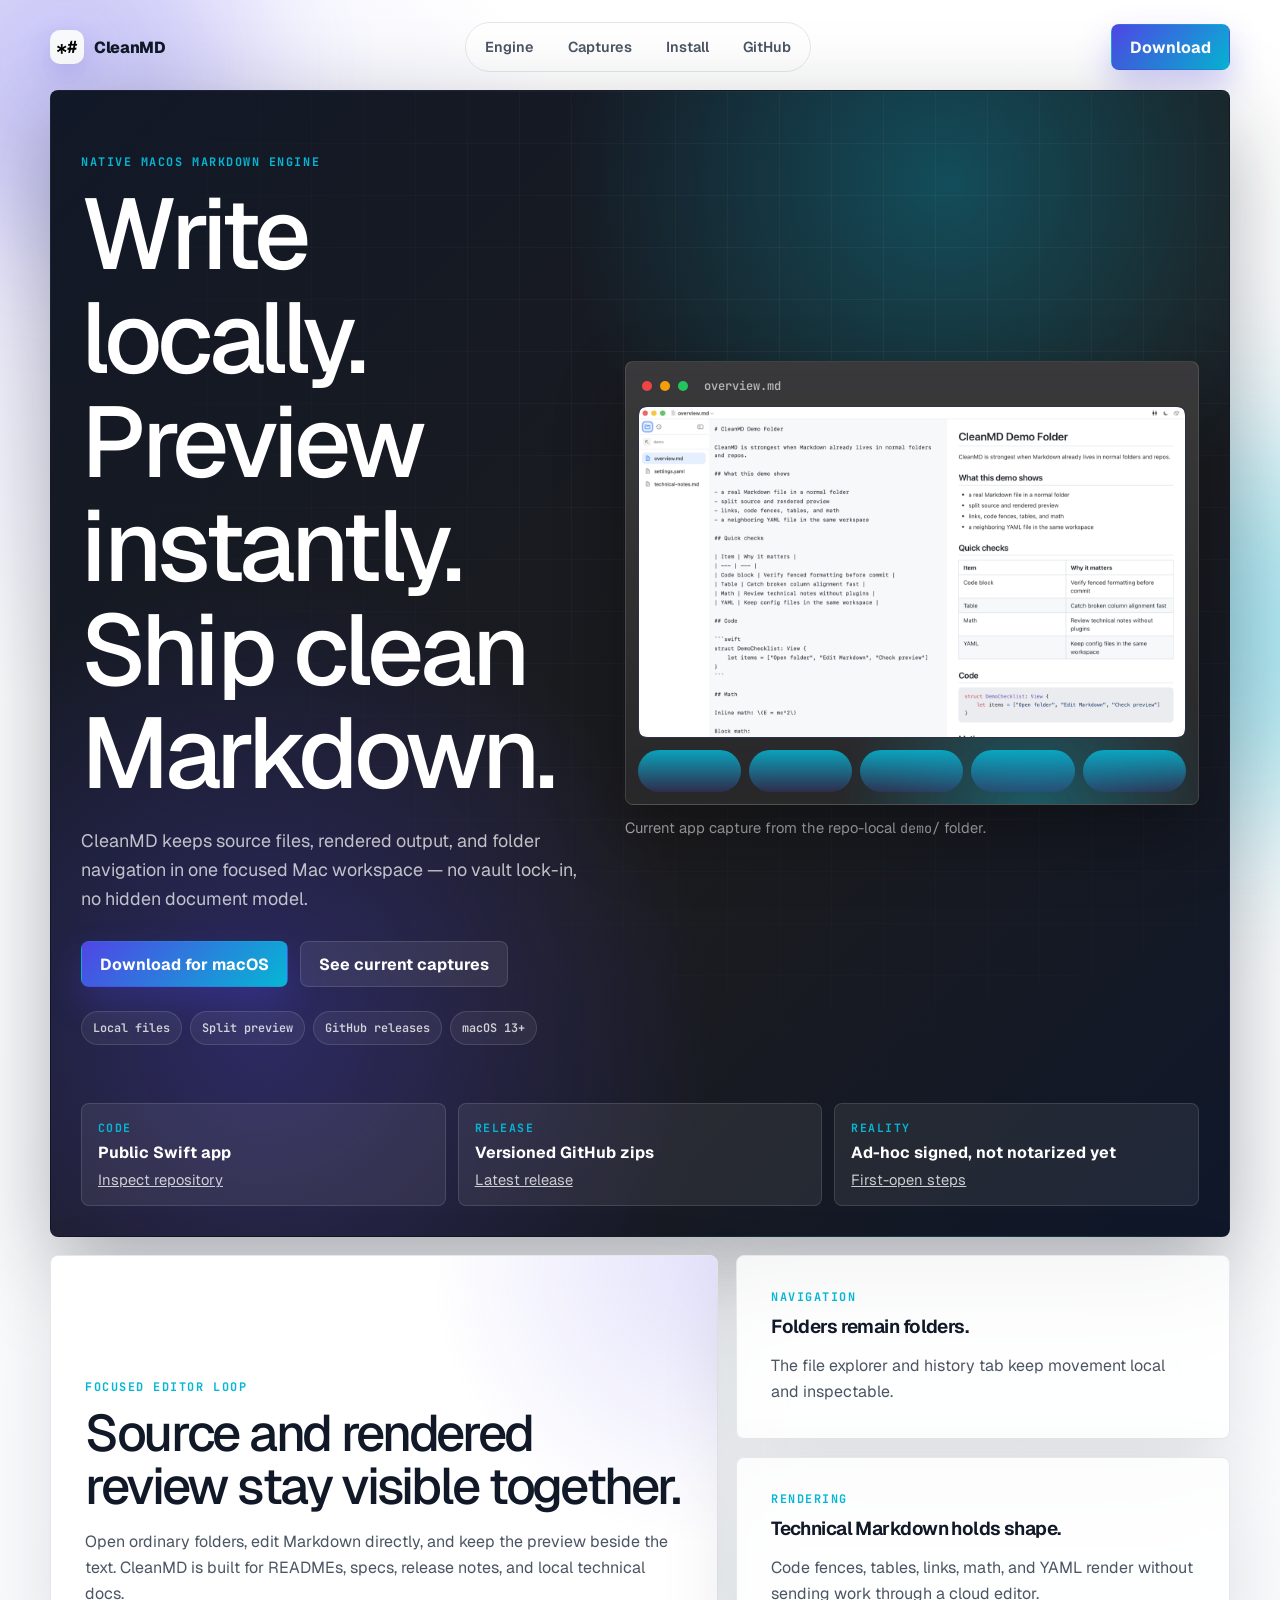
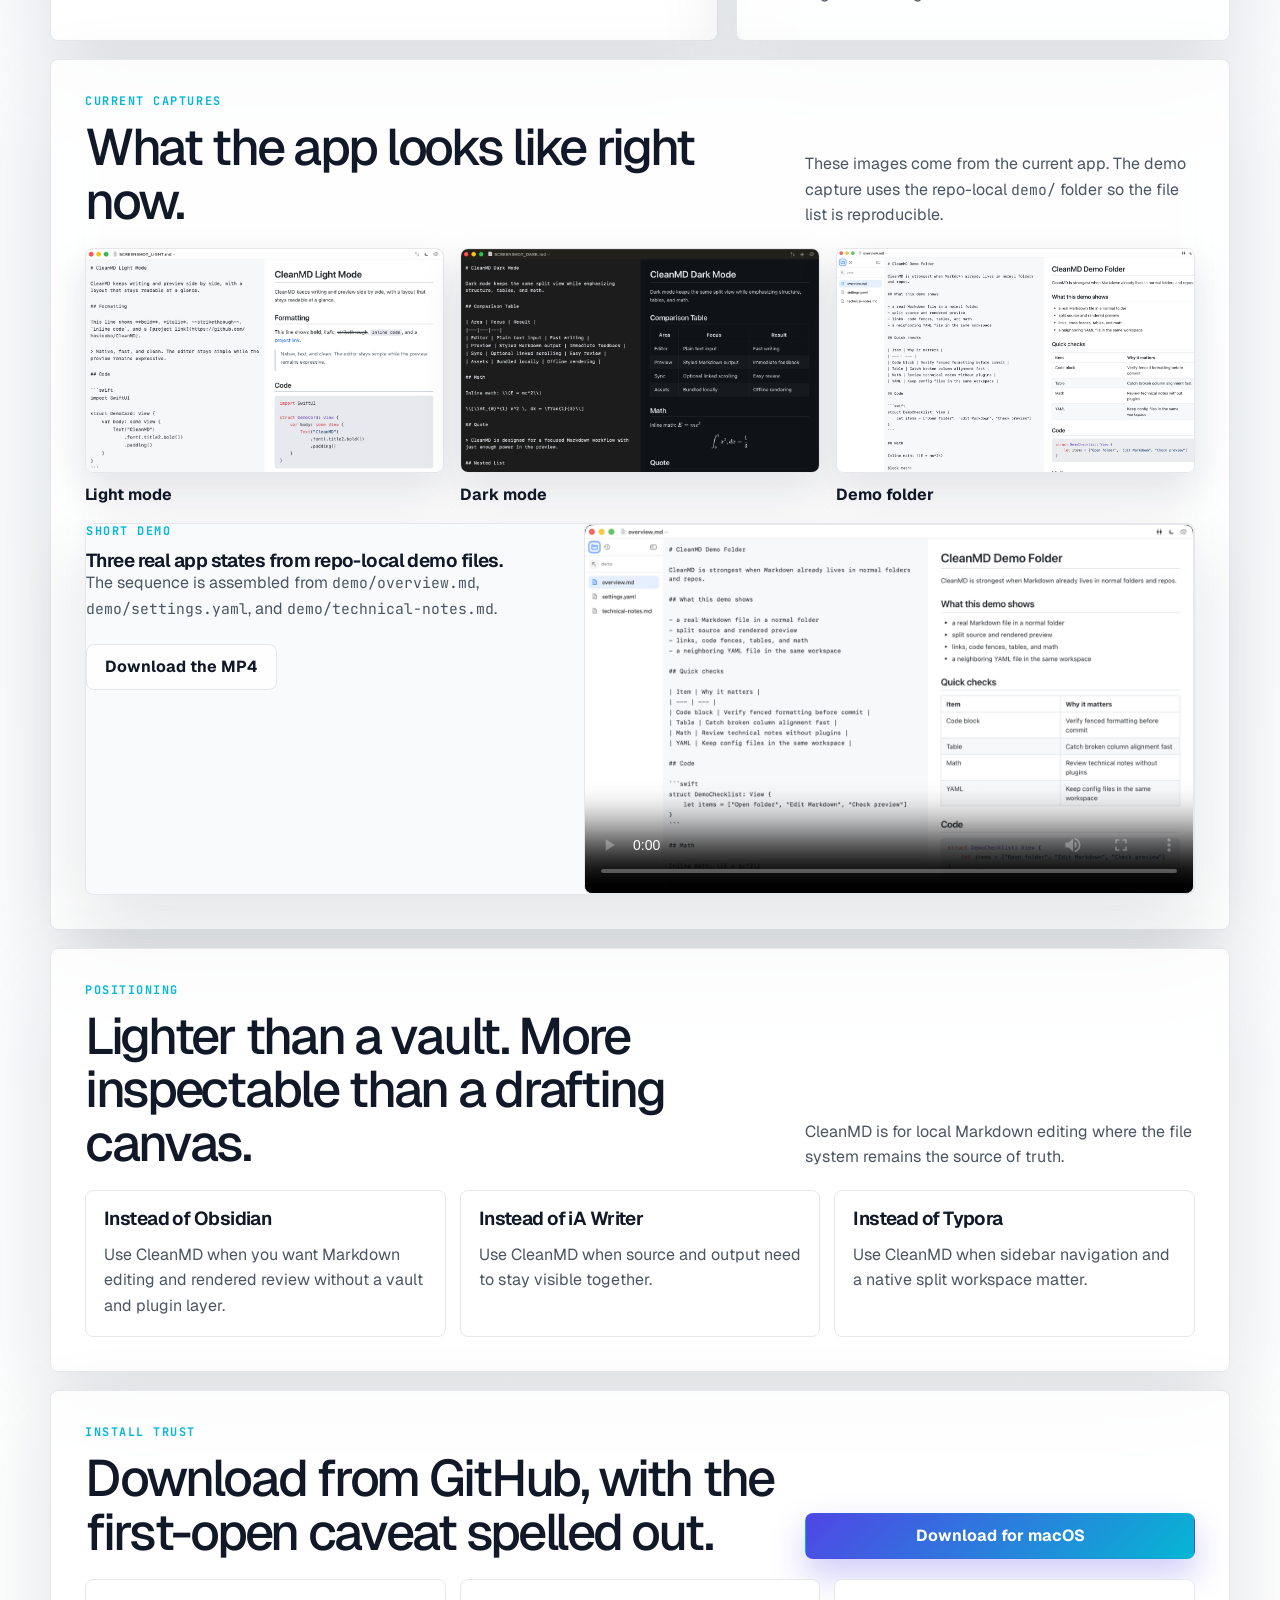
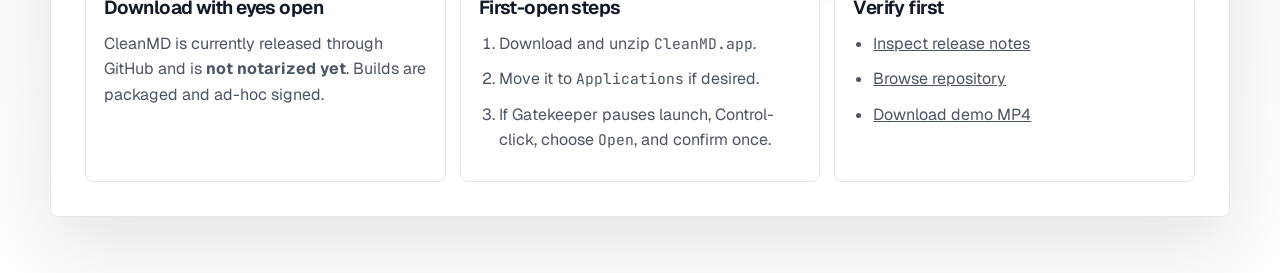
<file: docs/index.html>
<!DOCTYPE html>
<html lang="en">
<head>
    <meta charset="utf-8">
    <meta name="viewport" content="width=device-width, initial-scale=1">
    <title>CleanMD | Native macOS Markdown editor</title>
    <meta
        name="description"
        content="CleanMD is a native macOS Markdown editor for local files, split preview, and a stable download route to the latest release."
    >
    <link rel="preconnect" href="https://fonts.googleapis.com">
    <link rel="preconnect" href="https://fonts.gstatic.com" crossorigin>
    <link href="https://fonts.googleapis.com/css2?family=Geist:wght@400;500;600;700;800&family=JetBrains+Mono:wght@500;600;700&display=swap" rel="stylesheet">
    <link rel="icon" type="image/png" href="./assets/brand/app-icon.png">
    <link rel="apple-touch-icon" href="./assets/brand/app-icon.png">
    <link rel="stylesheet" href="./styles.css">
    <script defer src="./site.js"></script>
</head>
<body class="site-shell" data-site-page="home" data-site-event="page_view">
    <div class="page-orb page-orb-a" aria-hidden="true"></div>
    <div class="page-orb page-orb-b" aria-hidden="true"></div>

    <header class="site-header">
        <a class="brand" href="./" aria-label="CleanMD home">
            <img class="brand-mark" src="./assets/brand/app-icon.png" alt="" width="34" height="34">
            <span>CleanMD</span>
        </a>
        <nav class="header-links" aria-label="Primary">
            <a href="#engine">Engine</a>
            <a href="#current-captures">Captures</a>
            <a href="#install-trust">Install</a>
            <a href="https://github.com/hosioobo/CleanMD" data-track-click="repo">GitHub</a>
        </nav>
        <a class="button button-primary header-cta" href="./download/?ref=nav" data-track-click="nav_download_click">Download</a>
    </header>

    <main class="site-main">
        <section class="hero" aria-labelledby="hero-title">
            <div class="hero-copy">
                <p class="eyebrow">Native macOS Markdown engine</p>
                <h1 id="hero-title">Write locally. Preview instantly. Ship clean Markdown.</h1>
                <p class="lede">
                    CleanMD keeps source files, rendered output, and folder navigation in one focused Mac workspace — no vault lock-in, no hidden document model.
                </p>
                <div class="hero-actions">
                    <a
                        id="primary-download"
                        class="button button-primary"
                        href="./download/?ref=hero"
                        data-track-click="hero_download_click"
                    >Download for macOS</a>
                    <a class="button button-secondary" href="#current-captures">See current captures</a>
                </div>
                <ul class="hero-signals" aria-label="CleanMD signals">
                    <li>Local files</li>
                    <li>Split preview</li>
                    <li>GitHub releases</li>
                    <li>macOS 13+</li>
                </ul>
            </div>

            <div class="hero-visual-wrap" aria-label="CleanMD interface preview">
                <div class="neural-stage panel">
                    <div class="stage-nav" aria-hidden="true">
                        <span></span><span></span><span></span>
                        <strong>overview.md</strong>
                    </div>
                    <a
                        id="hero-proof"
                        class="hero-proof"
                        href="./assets/screenshots/demo-folder-overview.png"
                        target="_blank"
                        rel="noreferrer"
                        data-track-click="screenshot_open"
                    >
                        <img
                            src="./assets/screenshots/demo-folder-overview.png"
                            alt="CleanMD showing the demo folder with Markdown and YAML files"
                            loading="eager"
                        >
                    </a>
                    <div class="stage-wave" aria-hidden="true">
                        <span></span><span></span><span></span><span></span><span></span>
                    </div>
                </div>
                <p class="hero-visual-note">
                    Current app capture from the repo-local <code>demo/</code> folder.
                </p>
            </div>

            <aside class="hero-ledger" aria-label="Release proof">
                <article class="ledger-item">
                    <span>Code</span>
                    <strong>Public Swift app</strong>
                    <a href="https://github.com/hosioobo/CleanMD" data-track-click="repo_inspect">Inspect repository</a>
                </article>
                <article class="ledger-item">
                    <span>Release</span>
                    <strong>Versioned GitHub zips</strong>
                    <a href="https://github.com/hosioobo/CleanMD/releases/latest" data-track-click="release_outbound_click">Latest release</a>
                </article>
                <article class="ledger-item">
                    <span>Reality</span>
                    <strong>Ad-hoc signed, not notarized yet</strong>
                    <a href="#install-trust">First-open steps</a>
                </article>
            </aside>
        </section>

        <section id="engine" class="engine-section">
            <article class="message-card panel feature-lead">
                <p class="eyebrow">Focused editor loop</p>
                <h2>Source and rendered review stay visible together.</h2>
                <p class="body-copy">
                    Open ordinary folders, edit Markdown directly, and keep the preview beside the text. CleanMD is built for READMEs, specs, release notes, and local technical docs.
                </p>
            </article>
            <div class="feature-stack">
                <article class="message-card panel">
                    <p class="eyebrow">Navigation</p>
                    <h3>Folders remain folders.</h3>
                    <p class="body-copy">The file explorer and history tab keep movement local and inspectable.</p>
                </article>
                <article class="message-card panel">
                    <p class="eyebrow">Rendering</p>
                    <h3>Technical Markdown holds shape.</h3>
                    <p class="body-copy">Code fences, tables, links, math, and YAML render without sending work through a cloud editor.</p>
                </article>
            </div>
        </section>

        <section id="current-captures" class="technical-proof panel">
            <div class="panel-heading split-heading">
                <div>
                    <p class="eyebrow">Current captures</p>
                    <h2>What the app looks like right now.</h2>
                </div>
                <p class="body-copy technical-proof-copy">
                    These images come from the current app. The demo capture uses the repo-local <code>demo/</code> folder so the file list is reproducible.
                </p>
            </div>
            <div class="proof-gallery">
                <a class="technical-proof-link" href="./assets/screenshots/light-mode.png" target="_blank" rel="noreferrer" data-track-click="screenshot_open">
                    <img src="./assets/screenshots/light-mode.png" alt="CleanMD light mode with file explorer, editor, and preview visible" loading="lazy">
                    <span>Light mode</span>
                </a>
                <a class="technical-proof-link" href="./assets/screenshots/dark-mode.png" target="_blank" rel="noreferrer" data-track-click="screenshot_open">
                    <img src="./assets/screenshots/dark-mode.png" alt="CleanMD dark mode with editor and preview visible" loading="lazy">
                    <span>Dark mode</span>
                </a>
                <a class="technical-proof-link" href="./assets/screenshots/demo-folder-overview.png" target="_blank" rel="noreferrer" data-track-click="screenshot_open">
                    <img src="./assets/screenshots/demo-folder-overview.png" alt="CleanMD showing overview.md with neighboring YAML and Markdown files in the demo folder" loading="lazy">
                    <span>Demo folder</span>
                </a>
            </div>
            <div class="demo-proof panel">
                <div class="demo-proof-copy">
                    <p class="eyebrow">Short demo</p>
                    <h3>Three real app states from repo-local demo files.</h3>
                    <p class="body-copy">
                        The sequence is assembled from <code>demo/overview.md</code>, <code>demo/settings.yaml</code>, and <code>demo/technical-notes.md</code>.
                    </p>
                    <a class="button button-secondary" href="./assets/demo/cleanmd-demo-folder.mp4">Download the MP4</a>
                </div>
                <video controls preload="metadata" poster="./assets/launch/demo-poster.png">
                    <source src="./assets/demo/cleanmd-demo-folder.mp4" type="video/mp4">
                    <a href="./assets/demo/cleanmd-demo-folder.mp4">Download the short demo</a>
                </video>
            </div>
        </section>

        <section id="comparison-section" class="comparison-section panel">
            <div class="panel-heading split-heading">
                <div>
                    <p class="eyebrow">Positioning</p>
                    <h2>Lighter than a vault. More inspectable than a drafting canvas.</h2>
                </div>
                <p class="body-copy">CleanMD is for local Markdown editing where the file system remains the source of truth.</p>
            </div>
            <div class="comparison-grid">
                <article class="comparison-card">
                    <h3>Instead of Obsidian</h3>
                    <p>Use CleanMD when you want Markdown editing and rendered review without a vault and plugin layer.</p>
                </article>
                <article class="comparison-card">
                    <h3>Instead of iA Writer</h3>
                    <p>Use CleanMD when source and output need to stay visible together.</p>
                </article>
                <article class="comparison-card">
                    <h3>Instead of Typora</h3>
                    <p>Use CleanMD when sidebar navigation and a native split workspace matter.</p>
                </article>
            </div>
        </section>

        <section id="install-trust" class="trust-section panel">
            <div class="panel-heading split-heading">
                <div>
                    <p class="eyebrow">Install trust</p>
                    <h2>Download from GitHub, with the first-open caveat spelled out.</h2>
                </div>
                <a class="button button-primary" href="./download/?ref=install" data-track-click="install_download_click">Download for macOS</a>
            </div>
            <div class="trust-grid">
                <article class="trust-block">
                    <h3>Download with eyes open</h3>
                    <p>CleanMD is currently released through GitHub and is <strong>not notarized yet</strong>. Builds are packaged and ad-hoc signed.</p>
                </article>
                <article class="trust-block">
                    <h3>First-open steps</h3>
                    <ol class="steps">
                        <li>Download and unzip <code>CleanMD.app</code>.</li>
                        <li>Move it to <code>Applications</code> if desired.</li>
                        <li>If Gatekeeper pauses launch, Control-click, choose <code>Open</code>, and confirm once.</li>
                    </ol>
                </article>
                <article class="trust-block">
                    <h3>Verify first</h3>
                    <ul class="trust-links">
                        <li><a href="https://github.com/hosioobo/CleanMD/releases/latest" data-track-click="release_outbound_click">Inspect release notes</a></li>
                        <li><a href="https://github.com/hosioobo/CleanMD" data-track-click="repo_inspect">Browse repository</a></li>
                        <li><a href="./assets/demo/cleanmd-demo-folder.mp4">Download demo MP4</a></li>
                    </ul>
                </article>
            </div>
        </section>
    </main>
</body>
</html>
</file>
<file: docs/styles.css>
:root {
    --primary: #4f46e5;
    --primary-strong: #3730a3;
    --accent: #06b6d4;
    --background: #ffffff;
    --surface: #1c1c1e;
    --surface-2: #26262a;
    --text-primary: #111827;
    --text-secondary: #4b5563;
    --border: #e5e7eb;
    --border-dark: rgba(255, 255, 255, 0.12);
    --soft: #f8fafc;
    --shadow: 0 28px 80px rgba(17, 24, 39, 0.12);
    --shadow-dark: 0 32px 90px rgba(17, 24, 39, 0.34);
    --radius-card: 8px;
    --radius-control: 8px;
    --radius-pill: 9999px;
    --max-width: 1180px;
}

* { box-sizing: border-box; }

html { scroll-behavior: smooth; }

body {
    margin: 0;
    min-height: 100vh;
    color: var(--text-primary);
    background:
        radial-gradient(circle at 12% 8%, rgba(79, 70, 229, 0.12), transparent 28rem),
        radial-gradient(circle at 88% 18%, rgba(6, 182, 212, 0.13), transparent 24rem),
        linear-gradient(180deg, #ffffff 0%, #f8fafc 58%, #ffffff 100%);
    font-family: "Geist", -apple-system, BlinkMacSystemFont, "Segoe UI", sans-serif;
    -webkit-font-smoothing: antialiased;
}

a { color: inherit; }

img, video { display: block; max-width: 100%; }

code {
    font-family: "JetBrains Mono", "SFMono-Regular", Menlo, monospace;
    font-size: 0.92em;
}

.site-shell { position: relative; overflow-x: hidden; }

.page-orb,
.page-glow {
    position: fixed;
    width: 22rem;
    height: 22rem;
    border-radius: 999px;
    filter: blur(70px);
    opacity: 0.26;
    pointer-events: none;
    z-index: 0;
}

.page-orb-a,
.page-glow-a { top: -7rem; left: -7rem; background: var(--primary); }
.page-orb-b,
.page-glow-b { right: -8rem; bottom: 10%; background: var(--accent); }

.site-header,
.site-main,
.site-footer {
    position: relative;
    z-index: 1;
    width: min(calc(100% - 48px), var(--max-width));
    margin: 0 auto;
}

.site-header {
    display: grid;
    grid-template-columns: auto minmax(0, 1fr) auto;
    align-items: center;
    gap: 18px;
    padding: 22px 0 18px;
}

.brand {
    display: inline-flex;
    align-items: center;
    gap: 10px;
    width: fit-content;
    color: var(--text-primary);
    font-weight: 800;
    letter-spacing: -0.02em;
    text-decoration: none;
}

.brand-mark {
    width: 34px;
    height: 34px;
    border-radius: 10px;
    box-shadow: 0 10px 24px rgba(79, 70, 229, 0.18);
}

.header-links {
    justify-self: center;
    display: flex;
    flex-wrap: wrap;
    justify-content: center;
    gap: 8px;
    padding: 6px;
    border: 1px solid var(--border);
    border-radius: var(--radius-pill);
    background: rgba(255, 255, 255, 0.74);
    backdrop-filter: blur(18px);
}

.header-links a {
    padding: 9px 13px;
    color: var(--text-secondary);
    border-radius: var(--radius-pill);
    font-size: 0.9rem;
    font-weight: 600;
    text-decoration: none;
    transition: color 160ms ease, background 160ms ease;
}

.header-links a:hover { color: var(--text-primary); background: #f1f5f9; }

.site-main { display: grid; gap: 18px; padding-bottom: 56px; }

.panel {
    border: 1px solid var(--border);
    border-radius: var(--radius-card);
    background: rgba(255, 255, 255, 0.82);
    box-shadow: var(--shadow);
    backdrop-filter: blur(20px);
}

.hero {
    position: relative;
    display: grid;
    grid-template-columns: minmax(0, 0.95fr) minmax(360px, 1.05fr);
    gap: 24px;
    min-height: calc(100vh - 116px);
    padding: 30px;
    overflow: hidden;
    color: #ffffff;
    border: 1px solid rgba(17, 24, 39, 0.08);
    border-radius: var(--radius-card);
    background:
        radial-gradient(circle at 76% 8%, rgba(6, 182, 212, 0.32), transparent 24rem),
        radial-gradient(circle at 18% 82%, rgba(79, 70, 229, 0.34), transparent 28rem),
        linear-gradient(135deg, #111827 0%, var(--surface) 58%, #0f172a 100%);
    box-shadow: var(--shadow-dark);
}

.hero::before {
    content: "";
    position: absolute;
    inset: 0;
    pointer-events: none;
    background-image:
        linear-gradient(rgba(255,255,255,0.045) 1px, transparent 1px),
        linear-gradient(90deg, rgba(255,255,255,0.045) 1px, transparent 1px);
    background-size: 52px 52px;
    mask-image: radial-gradient(circle at 70% 20%, black, transparent 72%);
}

.hero-copy,
.hero-visual-wrap,
.hero-ledger { position: relative; z-index: 1; }

.hero-copy {
    display: flex;
    min-width: 0;
    flex-direction: column;
    justify-content: center;
    padding: clamp(12px, 3vw, 34px) 0;
}

.eyebrow,
.card-label {
    margin: 0 0 13px;
    color: var(--accent);
    font-family: "JetBrains Mono", "SFMono-Regular", Menlo, monospace;
    font-size: 0.74rem;
    font-weight: 700;
    letter-spacing: 0.13em;
    line-height: 1.2;
    text-transform: uppercase;
}

h1, h2, h3 {
    margin: 0;
    letter-spacing: -0.045em;
    line-height: 1.04;
}

h1 {
    max-width: 11ch;
    font-size: clamp(3.2rem, 7.8vw, 6.5rem);
    font-weight: 500;
}

h2 { font-size: clamp(2rem, 4vw, 4rem); font-weight: 500; }
h3 { font-size: 1.18rem; font-weight: 650; letter-spacing: -0.03em; }

.lede,
.support-copy,
.download-note,
.body-copy,
.steps,
.site-footer,
.download-details {
    color: var(--text-secondary);
    font-size: 1rem;
    line-height: 1.6;
}

.lede {
    max-width: 58ch;
    margin: 22px 0 0;
    color: rgba(255,255,255,0.72);
    font-size: clamp(1.02rem, 1.4vw, 1.18rem);
}

.hero-actions {
    display: flex;
    flex-wrap: wrap;
    gap: 12px;
    margin-top: 28px;
}

.button {
    display: inline-flex;
    align-items: center;
    justify-content: center;
    min-height: 46px;
    padding: 0 18px;
    border: 1px solid transparent;
    border-radius: var(--radius-control);
    font-weight: 700;
    text-decoration: none;
    transition: transform 160ms ease, box-shadow 160ms ease, background 160ms ease, border-color 160ms ease;
}

.button:hover { transform: translateY(-1px); }

.button-primary {
    color: #ffffff;
    background: linear-gradient(135deg, var(--primary) 0%, var(--accent) 100%);
    box-shadow: 0 16px 34px rgba(79, 70, 229, 0.28);
}

.button-secondary {
    color: var(--text-primary);
    border-color: var(--border);
    background: rgba(255,255,255,0.9);
}

.hero .button-secondary {
    color: #ffffff;
    border-color: var(--border-dark);
    background: rgba(255,255,255,0.08);
}

.hero-signals {
    display: flex;
    flex-wrap: wrap;
    gap: 8px;
    margin: 24px 0 0;
    padding: 0;
    list-style: none;
}

.hero-signals li {
    padding: 8px 11px;
    color: rgba(255,255,255,0.78);
    border: 1px solid var(--border-dark);
    border-radius: var(--radius-pill);
    background: rgba(255,255,255,0.06);
    font-family: "JetBrains Mono", "SFMono-Regular", Menlo, monospace;
    font-size: 0.74rem;
    font-weight: 600;
}

.hero-visual-wrap {
    display: grid;
    align-content: center;
    gap: 12px;
    min-width: 0;
}

.neural-stage {
    position: relative;
    overflow: hidden;
    padding: 12px;
    border-color: var(--border-dark);
    background:
        linear-gradient(180deg, rgba(255,255,255,0.13), rgba(255,255,255,0.05)),
        var(--surface);
    box-shadow: 0 30px 70px rgba(0,0,0,0.32);
}

.neural-stage::before {
    content: "";
    position: absolute;
    inset: auto -20% -34% 22%;
    height: 62%;
    background: radial-gradient(circle, rgba(6,182,212,0.36), transparent 62%);
    filter: blur(8px);
}

.stage-nav {
    position: relative;
    z-index: 1;
    display: flex;
    align-items: center;
    gap: 8px;
    padding: 4px 4px 12px;
    color: rgba(255,255,255,0.62);
    font-family: "JetBrains Mono", "SFMono-Regular", Menlo, monospace;
    font-size: 0.75rem;
}

.stage-nav span {
    width: 10px;
    height: 10px;
    border-radius: 999px;
    background: rgba(255,255,255,0.28);
}

.stage-nav span:first-child { background: #ef4444; }
.stage-nav span:nth-child(2) { background: #f59e0b; }
.stage-nav span:nth-child(3) { background: #22c55e; margin-right: 8px; }
.stage-nav strong { font-weight: 600; }

.hero-proof {
    position: relative;
    z-index: 1;
    display: block;
    overflow: hidden;
    border: 1px solid var(--border-dark);
    border-radius: var(--radius-card);
    background: #0f172a;
}

.hero-proof img {
    width: 100%;
    min-height: 320px;
    object-fit: cover;
    object-position: left top;
}

.stage-wave {
    position: relative;
    z-index: 1;
    display: grid;
    grid-template-columns: repeat(5, 1fr);
    gap: 8px;
    margin-top: 12px;
}

.stage-wave span {
    height: 42px;
    border-radius: var(--radius-pill);
    background: linear-gradient(180deg, rgba(6,182,212,0.85), rgba(79,70,229,0.18));
    transform-origin: bottom;
    animation: pulse-bar 2.8s ease-in-out infinite;
}

.stage-wave span:nth-child(2) { animation-delay: 0.18s; }
.stage-wave span:nth-child(3) { animation-delay: 0.34s; }
.stage-wave span:nth-child(4) { animation-delay: 0.5s; }
.stage-wave span:nth-child(5) { animation-delay: 0.68s; }

.hero-visual-note {
    margin: 0;
    color: rgba(255,255,255,0.64);
    font-size: 0.92rem;
    line-height: 1.5;
}

.hero-ledger {
    grid-column: 1 / -1;
    display: grid;
    grid-template-columns: repeat(3, minmax(0, 1fr));
    gap: 12px;
}

.ledger-item {
    display: grid;
    gap: 7px;
    padding: 16px;
    border: 1px solid var(--border-dark);
    border-radius: var(--radius-card);
    background: rgba(255,255,255,0.07);
}

.ledger-item span {
    color: var(--accent);
    font-family: "JetBrains Mono", "SFMono-Regular", Menlo, monospace;
    font-size: 0.72rem;
    font-weight: 700;
    letter-spacing: 0.13em;
    text-transform: uppercase;
}

.ledger-item strong { font-size: 1rem; }
.ledger-item a { color: rgba(255,255,255,0.76); font-size: 0.92rem; }

.engine-section {
    display: grid;
    grid-template-columns: minmax(0, 1.15fr) minmax(300px, 0.85fr);
    gap: 18px;
}

.feature-stack { display: grid; gap: 18px; }

.message-card,
.technical-proof,
.comparison-section,
.trust-section,
.download-main,
.final-cta {
    padding: clamp(22px, 3vw, 34px);
}

.feature-lead {
    display: flex;
    min-height: 360px;
    flex-direction: column;
    justify-content: flex-end;
    background:
        radial-gradient(circle at top right, rgba(79,70,229,0.16), transparent 18rem),
        #ffffff;
}

.panel-heading { margin-bottom: 20px; }

.split-heading {
    display: grid;
    grid-template-columns: minmax(0, 1fr) minmax(280px, 0.56fr);
    align-items: end;
    gap: 24px;
}

.body-copy { margin: 0; }
.message-card .body-copy { margin-top: 16px; }

.proof-points { margin: 20px 0 0; padding: 0; list-style: none; }
.proof-points li { margin-bottom: 12px; color: var(--text-secondary); line-height: 1.6; }

.proof-gallery {
    display: grid;
    grid-template-columns: repeat(3, minmax(0, 1fr));
    gap: 16px;
}

.technical-proof-link {
    display: grid;
    gap: 11px;
    color: inherit;
    font-weight: 700;
    text-decoration: none;
}

.technical-proof-link img {
    width: 100%;
    aspect-ratio: 16 / 10;
    object-fit: cover;
    object-position: left top;
    border: 1px solid var(--border);
    border-radius: var(--radius-card);
    box-shadow: 0 18px 42px rgba(17,24,39,0.12);
}

.demo-proof {
    display: grid;
    grid-template-columns: minmax(0, 0.88fr) minmax(320px, 1.12fr);
    gap: 18px;
    margin-top: 18px;
    background: var(--soft);
}

.demo-proof-copy .button-secondary { width: fit-content; margin-top: 22px; }

.demo-proof video {
    width: 100%;
    border: 1px solid var(--border);
    border-radius: var(--radius-card);
    background: var(--surface);
}

.comparison-grid,
.trust-grid {
    display: grid;
    grid-template-columns: repeat(3, minmax(0, 1fr));
    gap: 14px;
    margin-top: 18px;
}

.comparison-card,
.trust-block {
    padding: 18px;
    border: 1px solid var(--border);
    border-radius: var(--radius-card);
    background: #ffffff;
}

.comparison-card p,
.trust-block p,
.steps,
.trust-links {
    margin: 13px 0 0;
    color: var(--text-secondary);
    line-height: 1.6;
}

.steps,
.trust-links { padding-left: 20px; }
.steps li,
.trust-links li { margin-bottom: 10px; }

.download-shell {
    display: grid;
    min-height: 100vh;
    place-items: center;
    padding: 24px;
}

.download-main {
    width: min(100%, 720px);
    text-align: center;
}

.download-main h1 {
    max-width: none;
    color: var(--text-primary);
    font-size: clamp(2.3rem, 5vw, 4.4rem);
}

.download-main .lede { color: var(--text-secondary); margin-inline: auto; }

.download-app-icon {
    width: 84px;
    height: 84px;
    margin: 0 auto 18px;
    padding: 12px;
    border: 1px solid var(--border);
    border-radius: 22px;
    background: #ffffff;
    box-shadow: 0 18px 34px rgba(79,70,229,0.12);
}

.download-details {
    display: grid;
    gap: 6px;
    margin-top: 18px;
    font-family: "JetBrains Mono", "SFMono-Regular", Menlo, monospace;
    font-size: 0.88rem;
}

.download-note { margin-top: 18px; }

@keyframes pulse-bar {
    0%, 100% { transform: scaleY(0.42); opacity: 0.42; }
    45% { transform: scaleY(1); opacity: 1; }
}

@media (prefers-reduced-motion: reduce) {
    *, *::before, *::after {
        animation-duration: 0.01ms !important;
        animation-iteration-count: 1 !important;
        scroll-behavior: auto !important;
        transition-duration: 0.01ms !important;
    }
}

@media (max-width: 1040px) {
    .site-header { grid-template-columns: 1fr auto; }
    .header-links { order: 3; grid-column: 1 / -1; justify-self: stretch; border-radius: var(--radius-card); }
    .hero,
    .engine-section,
    .split-heading,
    .demo-proof { grid-template-columns: 1fr; }
    .hero { min-height: auto; }
    .hero-copy { padding-top: 10px; }
    h1 { max-width: 13ch; }
}

@media (max-width: 760px) {
    .site-header,
    .site-main,
    .site-footer { width: min(calc(100% - 48px), var(--max-width)); }
    .site-header { grid-template-columns: minmax(0, 1fr); align-items: stretch; }
    .brand { justify-self: center; }
    .header-cta { display: none; }
    .header-links { justify-content: flex-start; overflow-x: auto; flex-wrap: nowrap; }
    .header-links a { white-space: nowrap; }
    .hero { grid-template-columns: minmax(0, 1fr); padding: 20px; gap: 20px; }
    .hero-copy,
    .hero-visual-wrap,
    .neural-stage,
    .hero-proof,
    .ledger-item,
    .message-card,
    .technical-proof,
    .comparison-section,
    .trust-section { min-width: 0; }
    h1 {
        max-width: 8ch;
        font-size: clamp(2.05rem, 10.8vw, 3.05rem);
        overflow-wrap: normal;
    }
    h2 { font-size: clamp(1.8rem, 9vw, 3rem); }
    .lede { font-size: 1rem; }
    .hero-actions { flex-direction: column; }
    .button { width: 100%; }
    .hero-signals li { flex: 1 1 40%; text-align: center; }
    .hero-ledger,
    .proof-gallery,
    .comparison-grid,
    .trust-grid { grid-template-columns: minmax(0, 1fr); }
    .hero-proof img { min-height: 240px; }
    .stage-wave span { height: 30px; }
    .feature-lead { min-height: 280px; }
    .demo-proof-copy .button-secondary { width: 100%; }
}

@media (max-width: 560px) {
    .site-header,
    .site-main,
    .site-footer { width: min(342px, calc(100% - 48px)); }
}

@media (max-width: 420px) {
    .site-header,
    .site-main,
    .site-footer { width: min(calc(100% - 48px), var(--max-width)); }
    .hero,
    .message-card,
    .technical-proof,
    .comparison-section,
    .trust-section,
    .download-main { padding: 16px; }
    h1 { max-width: 8ch; font-size: clamp(2.05rem, 10.8vw, 2.8rem); }
    .hero-proof img { min-height: 210px; }
}
</file>
